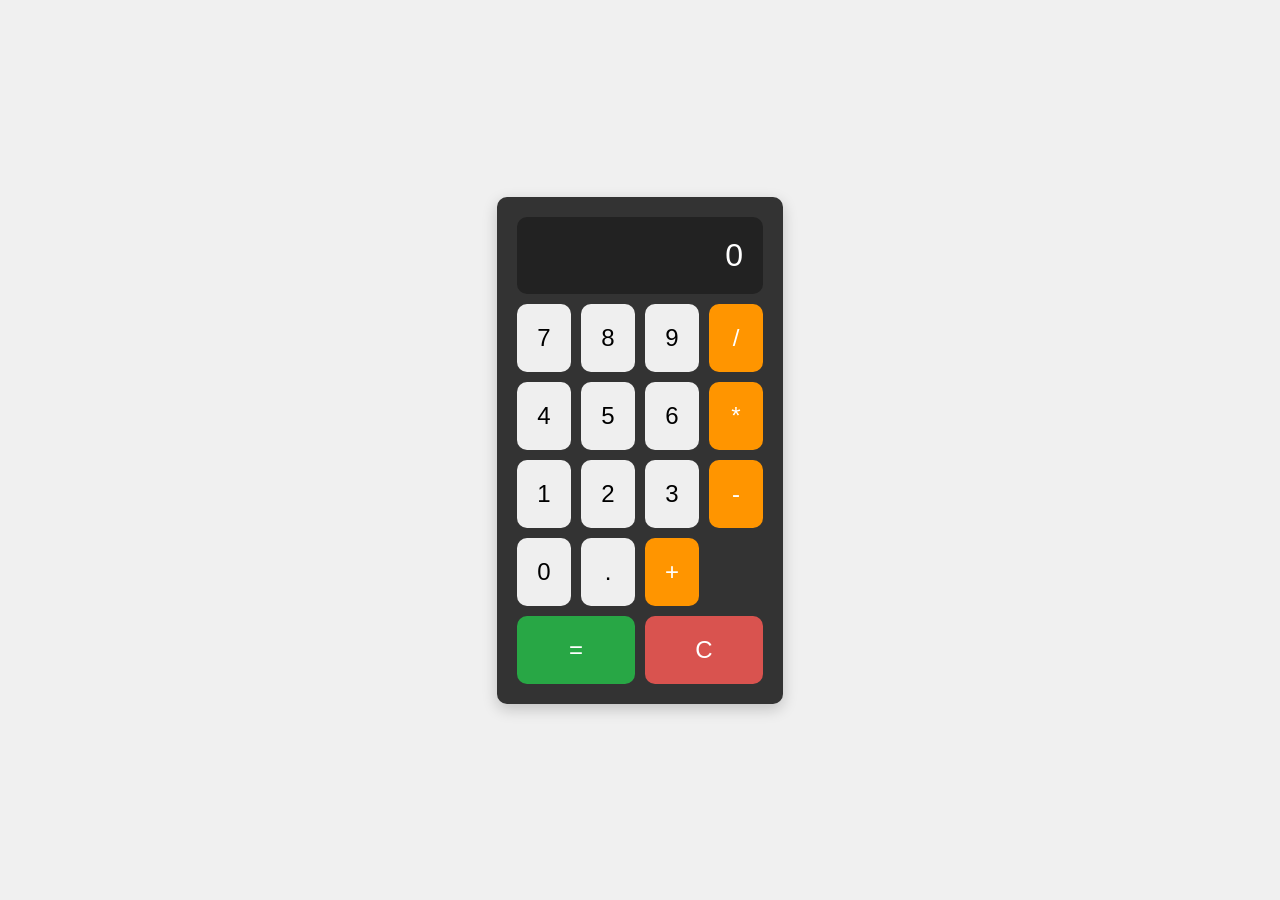
<file: calculator/index.html>
<!DOCTYPE html>
<html lang="en">
<head>
    <meta charset="UTF-8">
    <meta name="viewport" content="width=device-width, initial-scale=1.0">
    <meta http-equiv="X-UA-Compatible" content="ie=edge">
    <title>Basic Calculator</title>
    <link rel="stylesheet" href="style.css">
</head>
<body>
    <div class="calculator">
        <div class="display" id="display">0</div>
        <div class="buttons">
            <!-- Number and operator buttons -->
            <button class="btn" data-value="7">7</button>
            <button class="btn" data-value="8">8</button>
            <button class="btn" data-value="9">9</button>
            <button class="btn operator" data-value="/">/</button>
            <button class="btn" data-value="4">4</button>
            <button class="btn" data-value="5">5</button>
            <button class="btn" data-value="6">6</button>
            <button class="btn operator" data-value="*">*</button>
            <button class="btn" data-value="1">1</button>
            <button class="btn" data-value="2">2</button>
            <button class="btn" data-value="3">3</button>
            <button class="btn operator" data-value="-">-</button>
            <button class="btn" data-value="0">0</button>
            <button class="btn" data-value=".">.</button>
            <button class="btn operator" data-value="+">+</button>
            <button class="btn equal" data-value="=">=</button>
            <button class="btn clear" id="clear">C</button>
        </div>
    </div>

    <script src="./script.js"></script>
</body>
</html>
</file>
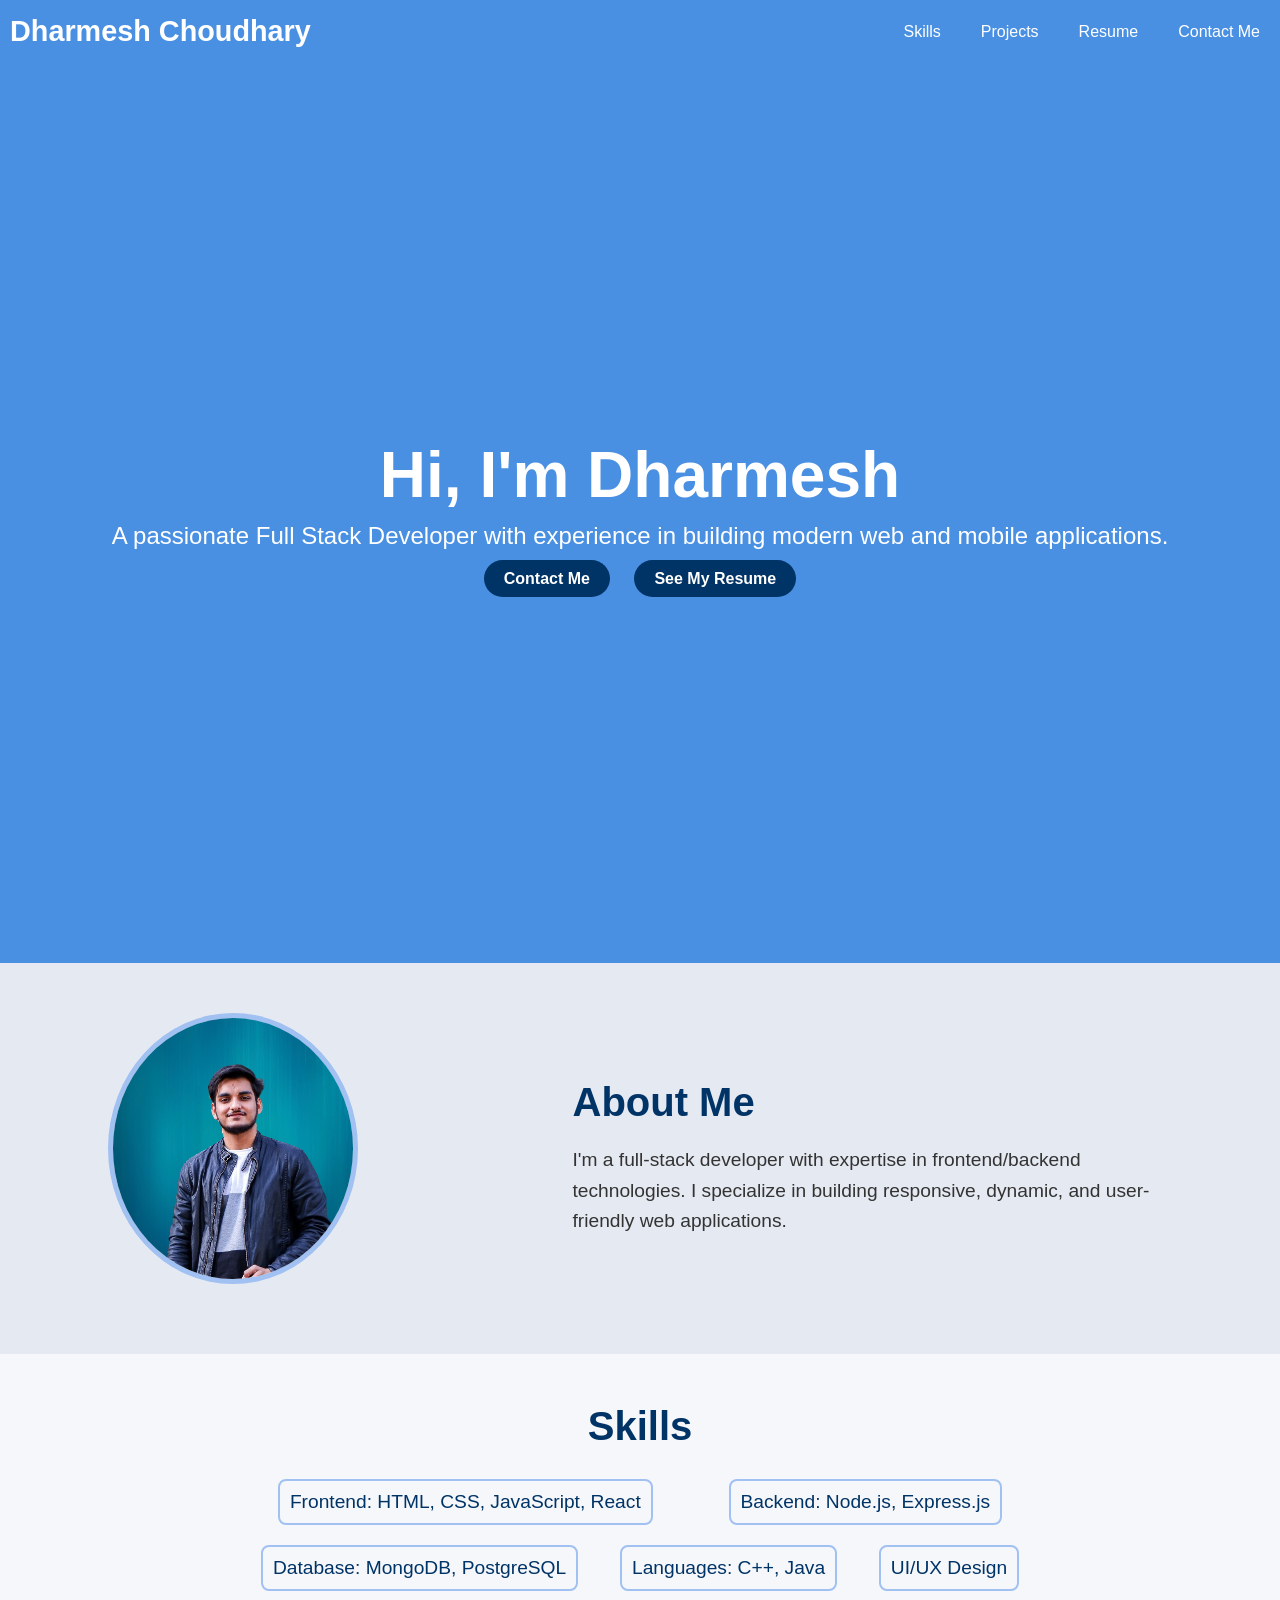
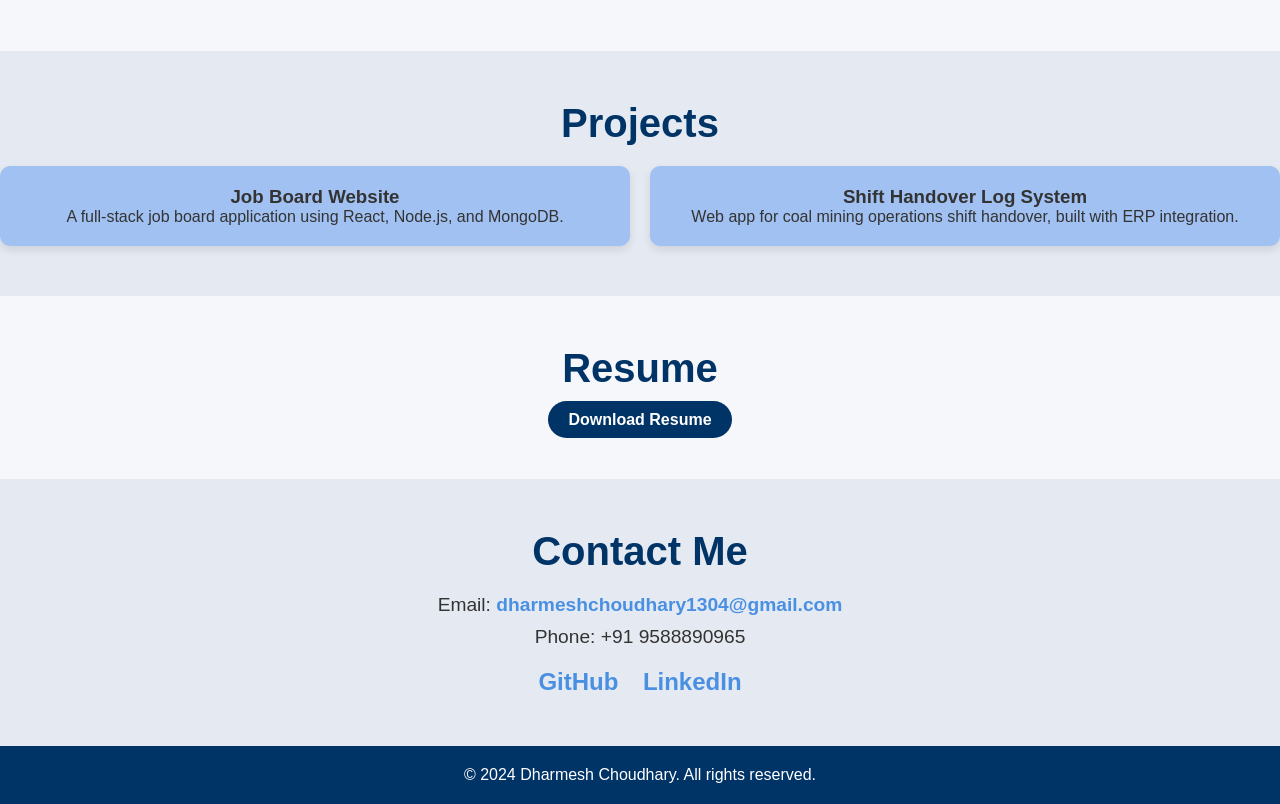
<file: Profilo/index.html>
<!DOCTYPE html>
<html lang="en">
<head>
    <meta charset="UTF-8">
    <meta name="viewport" content="width=device-width, initial-scale=1.0">
    <meta http-equiv="X-UA-Compatible" content="ie=edge">
    <title>Dharmesh Choudhary - Portfolio</title>
    <link rel="stylesheet" href="style.css">
</head>
<body>
    <!-- Navigation Bar -->
    <nav>
        <div class="container">
            <h2>Dharmesh Choudhary</h2>
            <ul>
                <li><a href="#skills">Skills</a></li>
                <li><a href="#projects">Projects</a></li>
                <li><a href="#resume">Resume</a></li>
                <li><a href="#contact">Contact Me</a></li>
            </ul>
        </div>
    </nav>

    <!-- Hero Section -->
    <header>
        <div class="container">
            <h1>Hi, I'm Dharmesh <span class="wave"></span></h1>
            <p>A passionate Full Stack Developer with experience in building modern web and mobile applications.</p>
            <div class="cta-buttons">
                <a href="#contact" class="btn">Contact Me</a>
                <a href="#resume" class="btn">See My Resume</a>
            </div>
        </div>
    </header>

    <!-- About Section -->
    <section id="about">
        <div class="container about">
            <img src="./assets/DSCF7160__1_-removebg-preview.png" alt="Dharmesh Choudhary" class="profile-img">
            <div class="bio">
                <h2>About Me</h2>
                <p>I'm a full-stack developer with expertise in frontend/backend technologies. I specialize in building responsive, dynamic, and user-friendly web applications.</p>
            </div>
        </div>
    </section>

    <!-- Skills Section -->
    <section id="skills">
        <div class="container">
            <h2>Skills</h2>
            <ul class="skills-list">
                <li>Frontend: HTML, CSS, JavaScript, React</li>
                <li>Backend: Node.js, Express.js</li>
                <li>Database: MongoDB, PostgreSQL</li>
                <li>Languages: C++, Java</li>
                <li>UI/UX Design</li>
            </ul>
        </div>
    </section>

    <!-- Projects Section -->
    <section id="projects">
        <div class="container">
            <h2>Projects</h2>
            <div class="project-grid">
                <div class="project-card">
                    <h3>Job Board Website</h3>
                    <p>A full-stack job board application using React, Node.js, and MongoDB.</p>
                </div>
                <div class="project-card">
                    <h3>Shift Handover Log System</h3>
                    <p>Web app for coal mining operations shift handover, built with ERP integration.</p>
                </div>
            </div>
        </div>
    </section>

    <!-- Resume Section -->
    <section id="resume">
        <div class="container">
            <h2>Resume</h2>
            <a href="./assets/dharmesh_resm.pdf" download class="btn">Download Resume</a>
        </div>
    </section>

    <!-- Contact Section -->
    <section id="contact">
        <div class="container">
            <h2>Contact Me</h2>
            <p>Email: <a href="mailto:dharmeshchoudhary1304@gmail.com">dharmeshchoudhary1304@gmail.com</a></p>
            <p>Phone: +91 9588890965</p>
            <div class="social-icons">
                <a href="https://github.com/Dharmesh-1304" target="_blank">GitHub</a>
                <a href="https://linkedin.com" target="_blank">LinkedIn</a>
            </div>
        </div>
    </section>

    <!-- Footer -->
    <footer>
        <div class="container">
            <p>&copy; 2024 Dharmesh Choudhary. All rights reserved.</p>
        </div>
    </footer>
</body>
</html>
</file>
<file: calculator/style.css>
* {
    margin: 0;
    padding: 0;
    box-sizing: border-box;
}

body {
    display: flex;
    justify-content: center;
    align-items: center;
    height: 100vh;
    background-color: #f0f0f0;
    font-family: 'Arial', sans-serif;
}

.calculator {
    background-color: #333;
    border-radius: 10px;
    padding: 20px;
    box-shadow: 0 5px 15px rgba(0, 0, 0, 0.2);
}

.display {
    background-color: #222;
    color: #fff;
    font-size: 2em;
    text-align: right;
    padding: 20px;
    border-radius: 10px;
    margin-bottom: 10px;
    min-height: 50px;
}

.buttons {
    display: grid;
    grid-template-columns: repeat(4, 1fr);
    gap: 10px;
}

button {
    padding: 20px;
    font-size: 1.5em;
    border: none;
    border-radius: 10px;
    cursor: pointer;
    transition: background-color 0.2s;
}

button:hover {
    background-color: #555;
}

button:active {
    background-color: #666;
}

.operator {
    background-color: #ff9500;
    color: #fff;
}

.operator:hover {
    background-color: #ffa733;
}

.equal {
    background-color: #28a745;
    color: white;
    grid-column: span 2;
}

.equal:hover {
    background-color: #33cc5e;
}

.clear {
    background-color: #d9534f;
    color: white;
    grid-column: span 2;
}

.clear:hover {
    background-color: #e74c3c;
}
</file>
<file: Profilo/style.css>
* {
    margin: 0;
    padding: 0;
    box-sizing: border-box;
    font-family: 'Poppins', sans-serif;
}

body {
    background-color: #f5f7fa; /* Light gray for a clean look */
    color: #333333; /* Dark gray text for better readability */
}

/* Navigation Bar */
nav {
    background-color: #4a90e2; /* Cool blue */
    color: #ffffff;
    padding: 15px 0;
    position: sticky;
    top: 0;
    width: 100%;
    z-index: 1000;
}

nav .container {
    display: flex;
    justify-content: space-between;
    align-items: center;
}

nav h2 {
    margin-left: 10px;
    font-size: 1.8rem;
}

nav ul {
    display: flex;
    list-style: none;
}

nav ul li {
    margin: 0 20px;
}

nav ul li a {
    color: #ffffff;
    text-decoration: none;
    font-size: 1rem;
    transition: color 0.3s;
}

nav ul li a:hover {
    color: #a0c1f1; /* Light blue hover effect */
}

/* Hero Section */
header {
    background-color: #4a90e2; /* Cool blue */
    height: 100vh;
    display: flex;
    justify-content: center;
    align-items: center;
    color: #ffffff;
    text-align: center;
}

header h1 {
    font-size: 4rem;
}

header .wave {
    animation: wave 1.5s infinite;
}

@keyframes wave {
    0%, 100% { transform: rotate(0deg); }
    50% { transform: rotate(-20deg); }
}

header p {
    font-size: 1.5rem;
    margin-top: 10px;
}

header .cta-buttons {
    margin-top: 20px;
}

header .btn {
    padding: 10px 20px;
    margin: 0 10px;
    background-color: #003366; /* Dark navy blue for buttons */
    color: #ffffff;
    text-decoration: none;
    border-radius: 25px;
    font-weight: bold;
    transition: background-color 0.3s;
}

header .btn:hover {
    background-color: #a0c1f1; /* Light blue for hover effect */
    color: #003366;
}

/* About Section */
#about {
    padding: 50px 0;
    background-color: #e5e9f2; /* Soft gray */
    text-align: center;
}

#about .container {
    display: flex;
    align-items: center;
    justify-content: space-around;
    flex-wrap: wrap;
}

#about .profile-img {
    width: 250px;
    height: auto;
    border-radius: 50%;
    margin-bottom: 20px;
    border: 5px solid #a0c1f1; /* Light blue */
}

#about .bio {
    max-width: 600px;
    text-align: left;
}

#about h2 {
    font-size: 2.5rem;
    margin-bottom: 20px;
    color: #003366; /* Dark navy blue for headings */
}

#about p {
    font-size: 1.2rem;
    line-height: 1.6;
    color: #333333; /* Dark gray text */
}

/* Skills Section */
#skills {
    padding: 50px 0;
    background-color: #f5f7fa; /* Light gray background */
    text-align: center;
}

#skills h2 {
    font-size: 2.5rem;
    margin-bottom: 20px;
    color: #003366; /* Dark navy blue */
}

#skills .skills-list {
    list-style: none;
    padding: 0;
    display: flex;
    justify-content: space-around;
    flex-wrap: wrap;
    max-width: 800px;
    margin: 0 auto;
}

#skills .skills-list li {
    font-size: 1.2rem;
    margin: 10px 0;
    padding: 10px;
    border: 2px solid #a0c1f1; /* Light blue border */
    border-radius: 8px;
    transition: background-color 0.3s;
    color: #003366; /* Navy blue text */
}

#skills .skills-list li:hover {
    background-color: #4a90e2; /* Cool blue for hover */
    color: #fff;
}

/* Projects Section */
#projects {
    padding: 50px 0;
    background-color: #e5e9f2; /* Soft gray background */
    text-align: center;
}

#projects h2 {
    font-size: 2.5rem;
    margin-bottom: 20px;
    color: #003366; /* Dark navy blue */
}

.project-grid {
    display: grid;
    grid-template-columns: repeat(2, 1fr);
    gap: 20px;
}

.project-card {
    padding: 20px;
    background-color: #a0c1f1; /* Light blue card background */
    border-radius: 10px;
    box-shadow: 0 4px 8px rgba(0, 0, 0, 0.1);
    transition: transform 0.3s;
    position: relative;
}

.project-card:hover {
    transform: translateY(-10px);
    background-color: #4a90e2; /* Cool blue hover */
    color: #ffffff;
}

.project-card img {
    width: 100%;
    height: auto;
    border-radius: 8px;
}

/* Resume Section */
#resume {
    padding: 50px 0;
    background-color: #f5f7fa; /* Light gray background */
    text-align: center;
}

#resume h2 {
    font-size: 2.5rem;
    margin-bottom: 20px;
    color: #003366; /* Navy blue heading */
}

#resume .btn {
    padding: 10px 20px;
    background-color: #003366; /* Dark navy blue */
    color: #ffffff;
    text-decoration: none;
    border-radius: 25px;
    font-weight: bold;
    transition: background-color 0.3s;
}

#resume .btn:hover {
    background-color: #a0c1f1; /* Light blue hover */
    color: #003366;
}

/* Contact Section */
#contact {
    padding: 50px 0;
    background-color: #e5e9f2; /* Soft gray background */
    text-align: center;
}

#contact h2 {
    font-size: 2.5rem;
    margin-bottom: 20px;
    color: #003366; /* Navy blue */
}

#contact p {
    font-size: 1.2rem;
    margin: 10px 0;
    color: #333333;
}

#contact a {
    color: #4a90e2; /* Cool blue links */
    text-decoration: none;
    font-weight: bold;
}

#contact a:hover {
    color: #003366; /* Navy blue on hover */
}

/* Social Icons */
.social-icons {
    margin-top: 20px;
}

.social-icons a {
    margin: 0 10px;
    color: #003366; /* Navy blue icons */
    font-size: 1.5rem;
    transition: color 0.3s;
}

.social-icons a:hover {
    color: #a0c1f1; /* Light blue hover */
}

/* Footer */
footer {
    padding: 20px 0;
    background-color: #003366; /* Dark navy blue */
    color: #ffffff;
    text-align: center;
}

footer p {
    font-size: 1rem;
}
</file>
